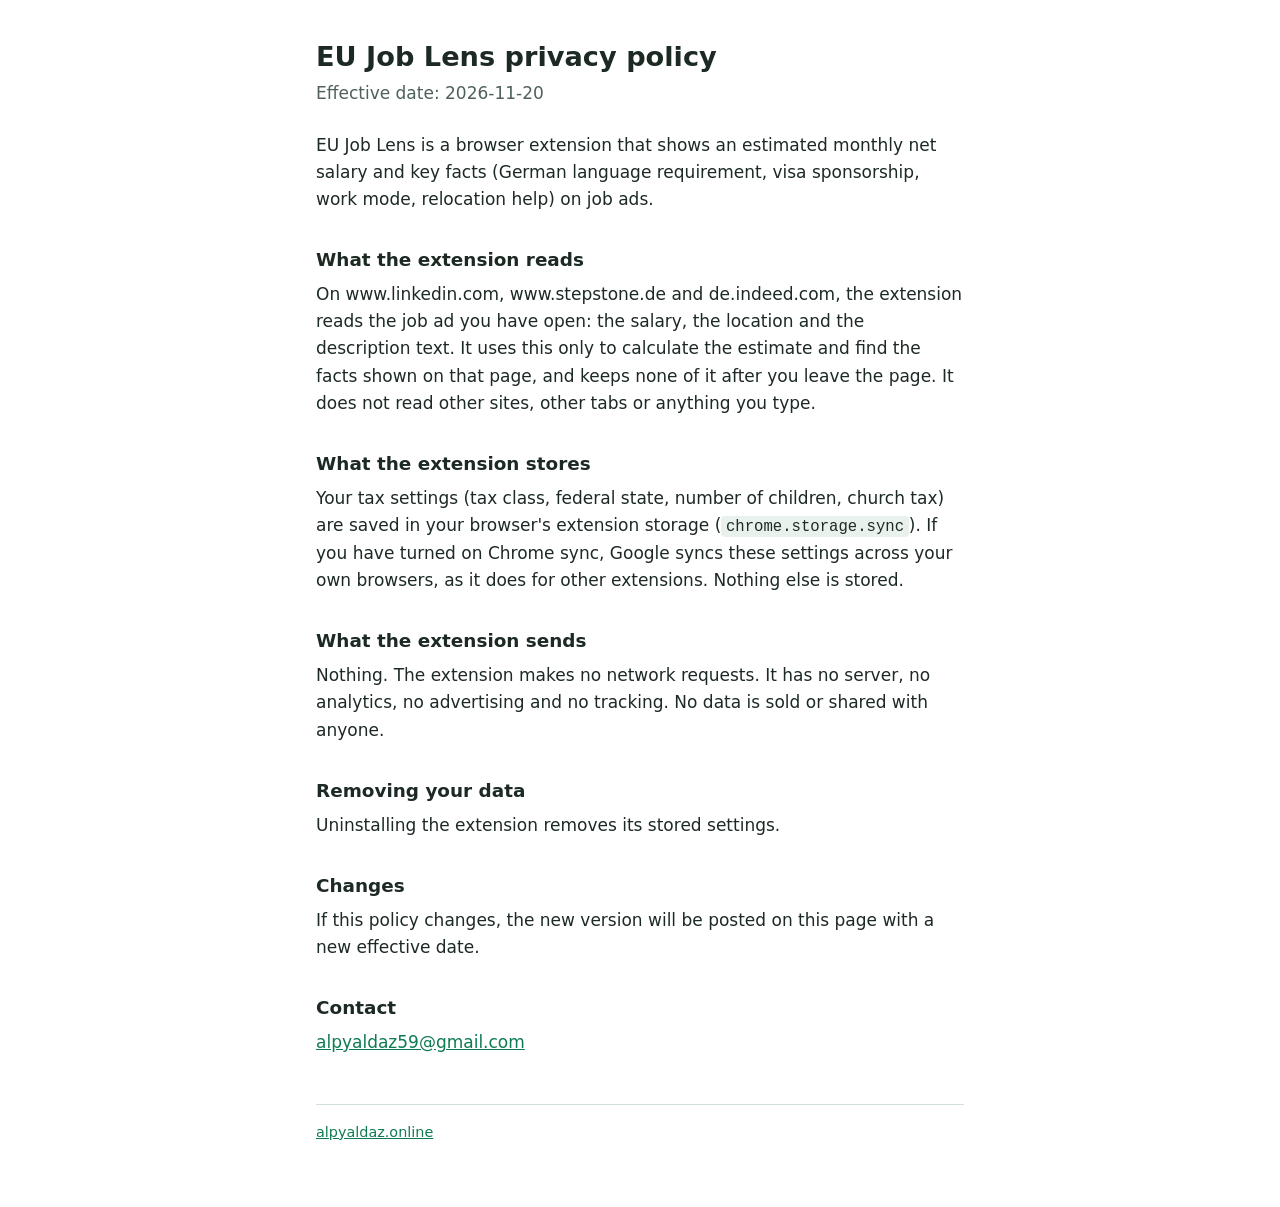
<file: extra/yaldaz/eu-job-lens/privacy/index.html>
<!DOCTYPE html>
<html lang="en">
  <head>
    <meta charset="UTF-8" />
    <meta name="viewport" content="width=device-width, initial-scale=1.0" />
    <title>EU Job Lens privacy policy</title>
    <meta name="description" content="Privacy policy of the EU Job Lens browser extension: it reads the open job ad, stores your tax settings in your browser and sends nothing." />
    <link rel="canonical" href="https://alpyaldaz.online/eu-job-lens/privacy/" />
    <!-- Source text: eu-job-lens/store/privacy.md. Change both together. -->
    <style>
      :root {
        --bg: #ffffff;
        --fg: #1d2a24;
        --muted: #4f6158;
        --accent: #0f7b52;
        --line: #cfe0d7;
        color-scheme: light dark;
      }
      @media (prefers-color-scheme: dark) {
        :root {
          --bg: #111814;
          --fg: #e3ece7;
          --muted: #a3b5ab;
          --accent: #4fc08d;
          --line: #2d3d35;
        }
      }
      * { box-sizing: border-box; }
      body {
        margin: 0;
        background: var(--bg);
        color: var(--fg);
        font: 17px/1.6 system-ui, -apple-system, "Segoe UI", Roboto, sans-serif;
      }
      main { max-width: 680px; margin: 0 auto; padding: 40px 16px 64px; }
      h1 { font-size: 1.7rem; line-height: 1.25; margin: 0 0 4px; }
      h2 { font-size: 1.15rem; margin: 2rem 0 0.4rem; }
      p { margin: 0.4rem 0; }
      .meta { color: var(--muted); margin-bottom: 1.5rem; }
      code { font-size: 0.92em; background: color-mix(in srgb, var(--line) 45%, transparent); padding: 0.1em 0.3em; border-radius: 4px; }
      a { color: var(--accent); }
      footer { margin-top: 3rem; padding-top: 1rem; border-top: 1px solid var(--line); color: var(--muted); font-size: 0.9rem; }
    </style>
  </head>
  <body>
    <main>
      <h1>EU Job Lens privacy policy</h1>
      <p class="meta">Effective date: 2026-11-20</p>
      <p>
        EU Job Lens is a browser extension that shows an estimated monthly net salary and key facts (German language
        requirement, visa sponsorship, work mode, relocation help) on job ads.
      </p>

      <h2>What the extension reads</h2>
      <p>
        On www.linkedin.com, www.stepstone.de and de.indeed.com, the extension reads the job ad you have open: the
        salary, the location and the description text. It uses this only to calculate the estimate and find the facts
        shown on that page, and keeps none of it after you leave the page. It does not read other sites, other tabs or
        anything you type.
      </p>

      <h2>What the extension stores</h2>
      <p>
        Your tax settings (tax class, federal state, number of children, church tax) are saved in your browser's
        extension storage (<code>chrome.storage.sync</code>). If you have turned on Chrome sync, Google syncs these
        settings across your own browsers, as it does for other extensions. Nothing else is stored.
      </p>

      <h2>What the extension sends</h2>
      <p>
        Nothing. The extension makes no network requests. It has no server, no analytics, no advertising and no
        tracking. No data is sold or shared with anyone.
      </p>

      <h2>Removing your data</h2>
      <p>Uninstalling the extension removes its stored settings.</p>

      <h2>Changes</h2>
      <p>If this policy changes, the new version will be posted on this page with a new effective date.</p>

      <h2>Contact</h2>
      <p><a href="mailto:alpyaldaz59@gmail.com">alpyaldaz59@gmail.com</a></p>

      <footer><a href="https://alpyaldaz.online/">alpyaldaz.online</a></footer>
    </main>
  </body>
</html>
</file>
